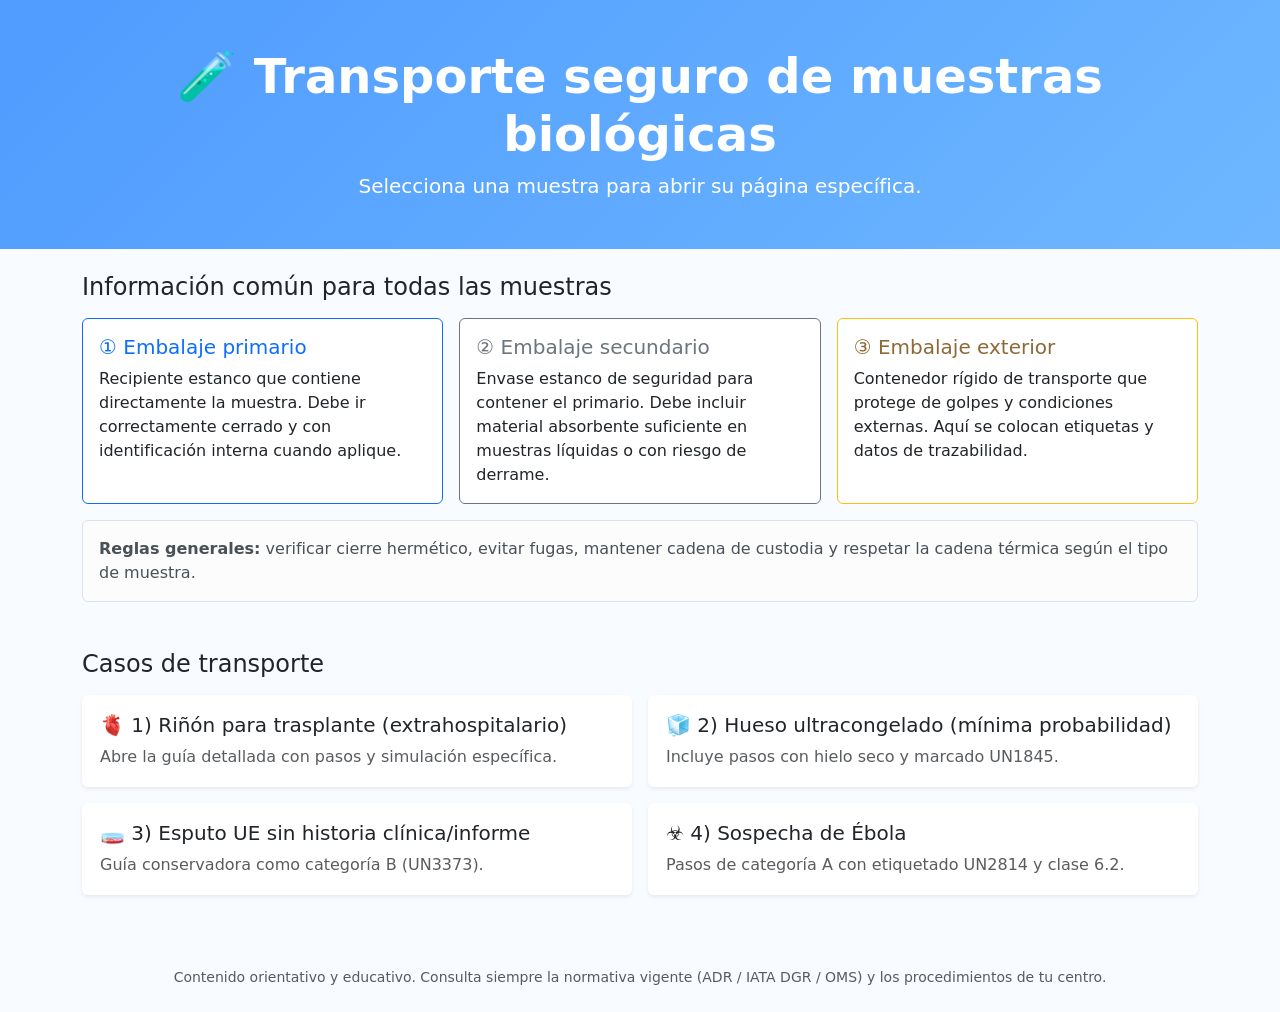
<file: index.html>
<!DOCTYPE html>
<html lang="es">
<head>
<meta charset="UTF-8">
<meta name="viewport" content="width=device-width, initial-scale=1">
<title>Transporte de muestras biológicas</title>
<link href="https://cdn.jsdelivr.net/npm/bootstrap@5.3.3/dist/css/bootstrap.min.css" rel="stylesheet">
<link rel="stylesheet" href="styles.css">
</head>
<body>

<header class="hero py-5 text-center">
  <div class="container">
    <h1 class="display-5 fw-bold">🧪 Transporte seguro de muestras biológicas</h1>
    <p class="lead mb-0">Selecciona una muestra para abrir su página específica.</p>
  </div>
</header>

<main class="container my-4">
  <section class="mb-5">
    <h2 class="h4 mb-3">Información común para todas las muestras</h2>
    <div class="row g-3">
      <div class="col-md-4">
        <div class="card h-100 border-primary">
          <div class="card-body">
            <h5 class="card-title text-primary">① Embalaje primario</h5>
            <p class="card-text mb-0">Recipiente estanco que contiene directamente la muestra. Debe ir correctamente cerrado y con identificación interna cuando aplique.</p>
          </div>
        </div>
      </div>
      <div class="col-md-4">
        <div class="card h-100 border-secondary">
          <div class="card-body">
            <h5 class="card-title text-secondary">② Embalaje secundario</h5>
            <p class="card-text mb-0">Envase estanco de seguridad para contener el primario. Debe incluir material absorbente suficiente en muestras líquidas o con riesgo de derrame.</p>
          </div>
        </div>
      </div>
      <div class="col-md-4">
        <div class="card h-100 border-warning">
          <div class="card-body">
            <h5 class="card-title" style="color:#8c6a37">③ Embalaje exterior</h5>
            <p class="card-text mb-0">Contenedor rígido de transporte que protege de golpes y condiciones externas. Aquí se colocan etiquetas y datos de trazabilidad.</p>
          </div>
        </div>
      </div>
    </div>
    <div class="alert alert-light border mt-3 mb-0">
      <strong>Reglas generales:</strong> verificar cierre hermético, evitar fugas, mantener cadena de custodia y respetar la cadena térmica según el tipo de muestra.
    </div>
  </section>

  <section class="mb-5">
    <h2 class="h4 mb-3">Casos de transporte</h2>
    <div class="row g-3">
      <div class="col-md-6">
        <a class="sample-link" href="rinon.html">
          <div class="card type-card h-100 shadow-sm">
            <div class="card-body">
              <h5 class="card-title">🫀 1) Riñón para trasplante (extrahospitalario)</h5>
              <p class="card-text text-muted mb-0">Abre la guía detallada con pasos y simulación específica.</p>
            </div>
          </div>
        </a>
      </div>
      <div class="col-md-6">
        <a class="sample-link" href="hueso.html">
          <div class="card type-card h-100 shadow-sm">
            <div class="card-body">
              <h5 class="card-title">🧊 2) Hueso ultracongelado (mínima probabilidad)</h5>
              <p class="card-text text-muted mb-0">Incluye pasos con hielo seco y marcado UN1845.</p>
            </div>
          </div>
        </a>
      </div>
      <div class="col-md-6">
        <a class="sample-link" href="esputo.html">
          <div class="card type-card h-100 shadow-sm">
            <div class="card-body">
              <h5 class="card-title">🧫 3) Esputo UE sin historia clínica/informe</h5>
              <p class="card-text text-muted mb-0">Guía conservadora como categoría B (UN3373).</p>
            </div>
          </div>
        </a>
      </div>
      <div class="col-md-6">
        <a class="sample-link" href="ebola.html">
          <div class="card type-card h-100 shadow-sm">
            <div class="card-body">
              <h5 class="card-title">☣️ 4) Sospecha de Ébola</h5>
              <p class="card-text text-muted mb-0">Pasos de categoría A con etiquetado UN2814 y clase 6.2.</p>
            </div>
          </div>
        </a>
      </div>
    </div>
  </section>
</main>

<footer class="text-center text-muted small py-4">
  Contenido orientativo y educativo. Consulta siempre la normativa vigente (ADR / IATA DGR / OMS) y los procedimientos de tu centro.
</footer>

</body>
</html>
</file>
<file: styles.css>
body { background:#f8fbff; }
.hero { background:linear-gradient(135deg,#4f9bff,#6eb7ff); color:#fff; }
.type-card { cursor:pointer; transition:.15s; border:2px solid transparent; }
.type-card:hover { transform:translateY(-3px); }
.type-card.active { border-color:#0d6efd; box-shadow:0 0 0 .2rem rgba(13,110,253,.2); }

/* Escenario de embalaje */
.stage {
  display:flex; align-items:center; justify-content:center; min-height:320px;
  background:#ffffff; border:1px solid #dce8f8; border-radius:14px;
}
.pack-flow { display:flex; align-items:center; gap:12px; flex-wrap:wrap; justify-content:center; padding:16px 8px; }
.box { position:relative; display:flex; align-items:center; justify-content:center;
       border-radius:14px; transition:all .4s; }
.box .lbl { position:absolute; top:6px; left:12px; font-size:.75rem; font-weight:700; text-transform:uppercase; }
.outer { width:240px; height:230px; background:#f3e3c8; border:4px solid #c7a167; color:#6c4f24; }
.secondary { width:220px; height:220px; background:#f7f9fc; border:4px dashed #9aa7b3; color:#495057; }
.primary { width:180px; height:220px; background:#e8f2ff; border:4px solid #5f9cf7;
           border-radius:10px 10px 30px 30px; color:#0a58ca; }
.flow-arrow { font-size:1.5rem; color:#8aa9d8; font-weight:700; }
.box.empty { opacity:.72; }
.box.ready { opacity:1; }
.box.drop-ok { outline:4px solid #198754; outline-offset:4px; }
.slot { text-align:center; padding:4px; border-radius:8px; background:rgba(255,255,255,.65); }
.slot:empty { display:none; }
.slot-item { font-size:.75rem; margin:.2rem 0; }
.slot .ico { font-size:1.8rem; line-height:1; }
.slot .txt { font-size:.7rem; font-weight:600; color:#4b5b6b; }
.absorbent { position:absolute; bottom:10px; width:70%; height:14px; background:repeating-linear-gradient(45deg,#fff,#fff 4px,#ffe3a3 4px,#ffe3a3 8px); border-radius:6px; display:none; }
.closed-lid { position:absolute; top:-4px; left:-4px; right:-4px; height:14px; border-radius:6px; background:#5f9cf7; display:none; }
.outer .closed-lid { background:#c7a167; }
.secondary .closed-lid { background:#9aa7b3; }
.label-un { position:absolute; bottom:8px; right:10px; background:#fff; border:2px solid #000; padding:2px 8px;
            font-weight:700; font-size:.75rem; display:none; transform:rotate(-4deg); }
.step-dot { width:34px; height:34px; border-radius:50%; display:inline-flex; align-items:center; justify-content:center;
            background:#dee2e6; font-weight:700; }
.step-dot.done { background:#198754; color:#fff; }
.step-dot.current { background:#0d6efd; color:#fff; }
.dropzone-hint { animation:pulse 1.2s infinite; }
.supply-panel { min-height:120px; background:#f8fbff; border:1px dashed #bfd3ef; border-radius:10px; padding:10px; }
.drag-item {
  display:flex; align-items:center; gap:10px; padding:10px; border-radius:10px; border:1px solid #c6daf8;
  background:#fff; cursor:grab; user-select:none; box-shadow:0 1px 2px rgba(13,110,253,.08);
}
.drag-item .ico { font-size:1.6rem; }
.drag-item .name { font-weight:600; }
.drag-item .desc { font-size:.78rem; color:#6c757d; }
.sample-link { text-decoration:none; color:inherit; }
.image-placeholder {
  height:180px;
  border:2px dashed #bfd3ef;
  border-radius:12px;
  background:#f8fbff;
  display:flex;
  flex-direction:column;
  align-items:center;
  justify-content:center;
  text-align:center;
  color:#6c757d;
}
.image-placeholder .emoji { font-size:2.2rem; line-height:1; }
.image-placeholder .hint { font-size:.82rem; margin-top:.35rem; }
@keyframes pulse { 50% { opacity:.4; } }
@media (max-width: 992px) {
  .flow-arrow { width:100%; text-align:center; transform:rotate(90deg); }
}
</file>
